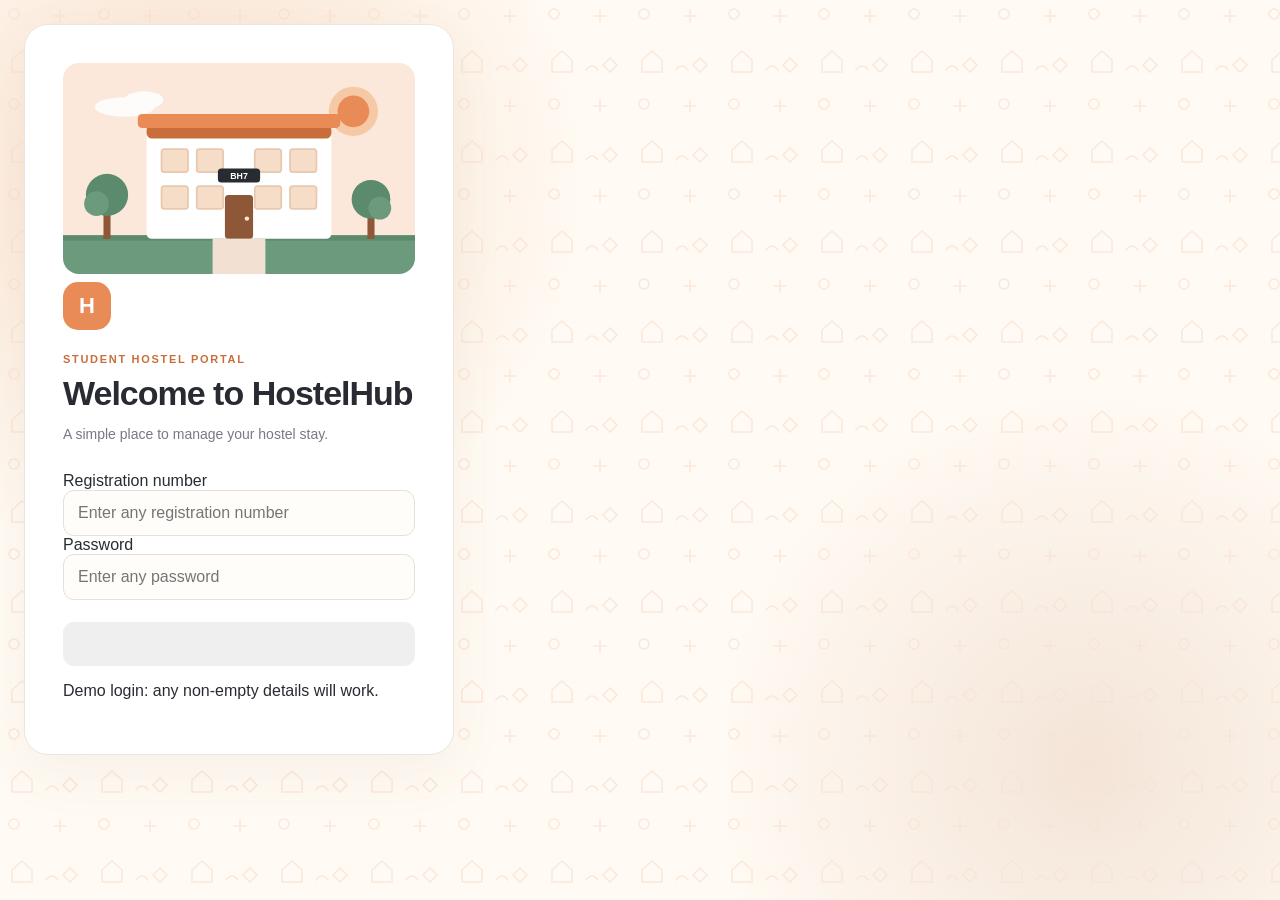
<file: index.html>
<!DOCTYPE html>
<html lang="en">
<head>
  <meta charset="UTF-8">
  <meta name="viewport" content="width=device-width, initial-scale=1.0">
  <title>HostelHub | Login</title>
  <link rel="stylesheet" href="style.css">
</head>
<body class="login-page">
  <main class="login-card">
    <img class="login-banner" src="hostel.svg" alt="HostelHub hostel building illustration">
    <div class="brand-mark">H</div>
    <p class="eyebrow">STUDENT HOSTEL PORTAL</p>
    <h1>Welcome to HostelHub</h1>
    <p class="muted">A simple place to manage your hostel stay.</p>
    <form id="loginForm" action="dashboard.html">
      <label for="regNo">Registration number</label>
      <input id="regNo" type="text" placeholder="Enter any registration number" required>
      <label for="password">Password</label>
      <input id="password" type="password" placeholder="Enter any password" required>
      <button class="primary-btn" type="submit">Login <span>→</span></button>
    </form>
    <p class="small-note">Demo login: any non-empty details will work.</p>
  </main>
</body>
</html>
</file>
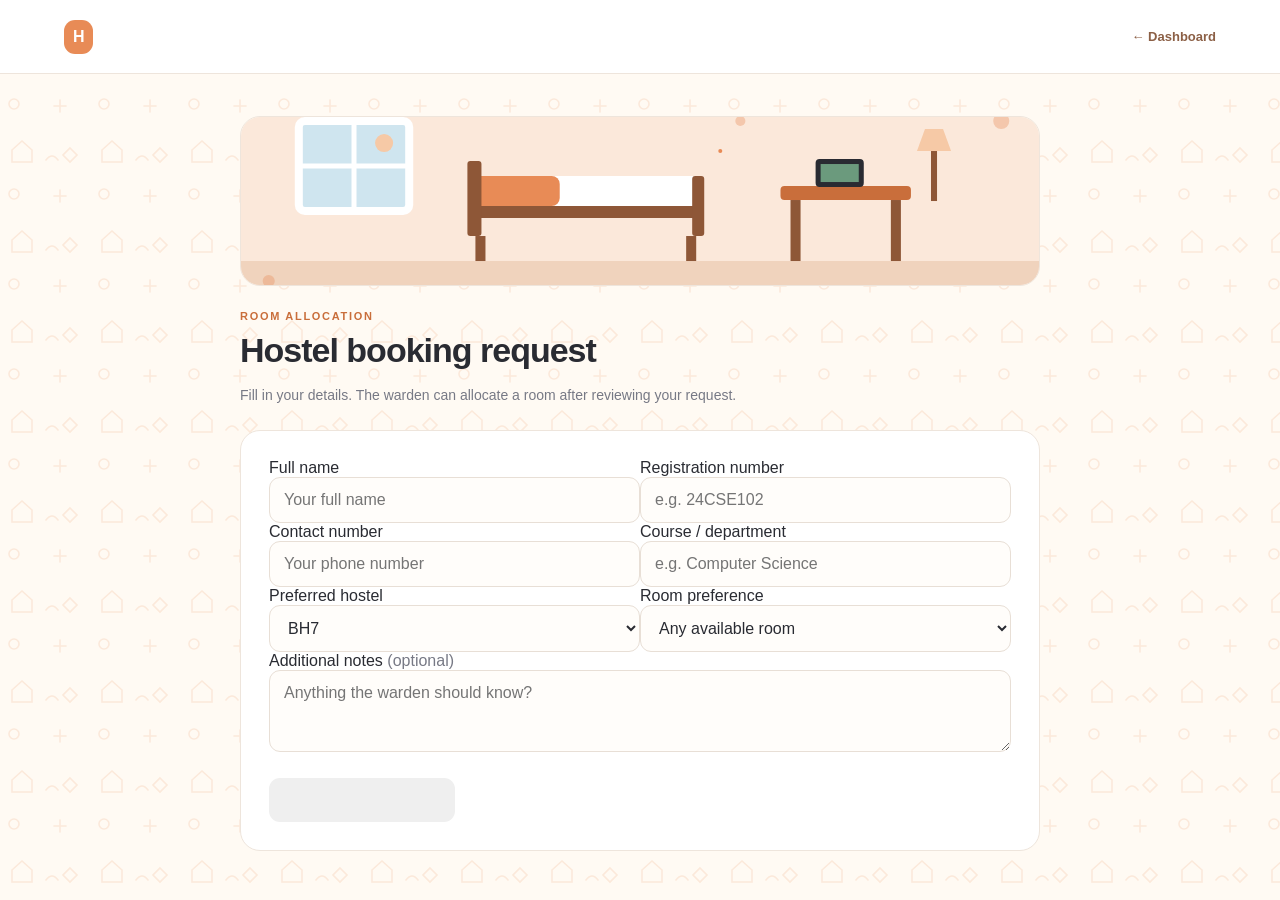
<file: booking.html>
<!DOCTYPE html>
<html lang="en">
<head>
  <meta charset="UTF-8">
  <meta content="width=device-width, initial-scale=1.0">
  <title>HostelHub | Booking Request</title>
  <link rel="stylesheet" href="style.css">
</head>
<body>
  <header class="topbar">
    <a class="brand" href="dashboard.html"><span class="brand-mark small">H</span> HostelHub</a>
    <a class="text-btn" href="dashboard.html">← Dashboard</a>
  </header>
  <main class="form-wrap">
    <img class="page-banner" src="room.svg" alt="Hostel room illustration">
    <div class="form-heading">
      <p class="eyebrow">ROOM ALLOCATION</p>
      <h1>Hostel booking request</h1>
      <p class="muted">Fill in your details. The warden can allocate a room after reviewing your request.</p>
    </div>
    <form class="booking-form" id="bookingForm" action="booking.html#bookingMessage">
      <div class="form-grid">
        <div><label for="fullName">Full name</label><input id="fullName" required placeholder="Your full name"></div>
        <div><label for="regNumber">Registration number</label><input id="regNumber" required placeholder="e.g. 24CSE102"></div>
        <div><label for="phone">Contact number</label><input id="phone" type="tel" required placeholder="Your phone number"></div>
        <div><label for="course">Course / department</label><input id="course" required placeholder="e.g. Computer Science"></div>
        <div><label for="hostel">Preferred hostel</label><select id="hostel"><option>BH7</option><option>Any available hostel</option></select></div>
        <div><label for="roomType">Room preference</label><select id="roomType"><option>Any available room</option><option>Single</option><option>Shared</option></select></div>
      </div>
      <label for="notes">Additional notes <span class="optional">(optional)</span></label>
      <textarea id="notes" rows="3" placeholder="Anything the warden should know?"></textarea>
      <button class="primary-btn" type="submit">Submit request <span>→</span></button>
      <p id="bookingMessage" class="success-message">Your booking request has been submitted. Room allocation is pending.</p>
    </form>
  </main>
</body>
</html>
</file>
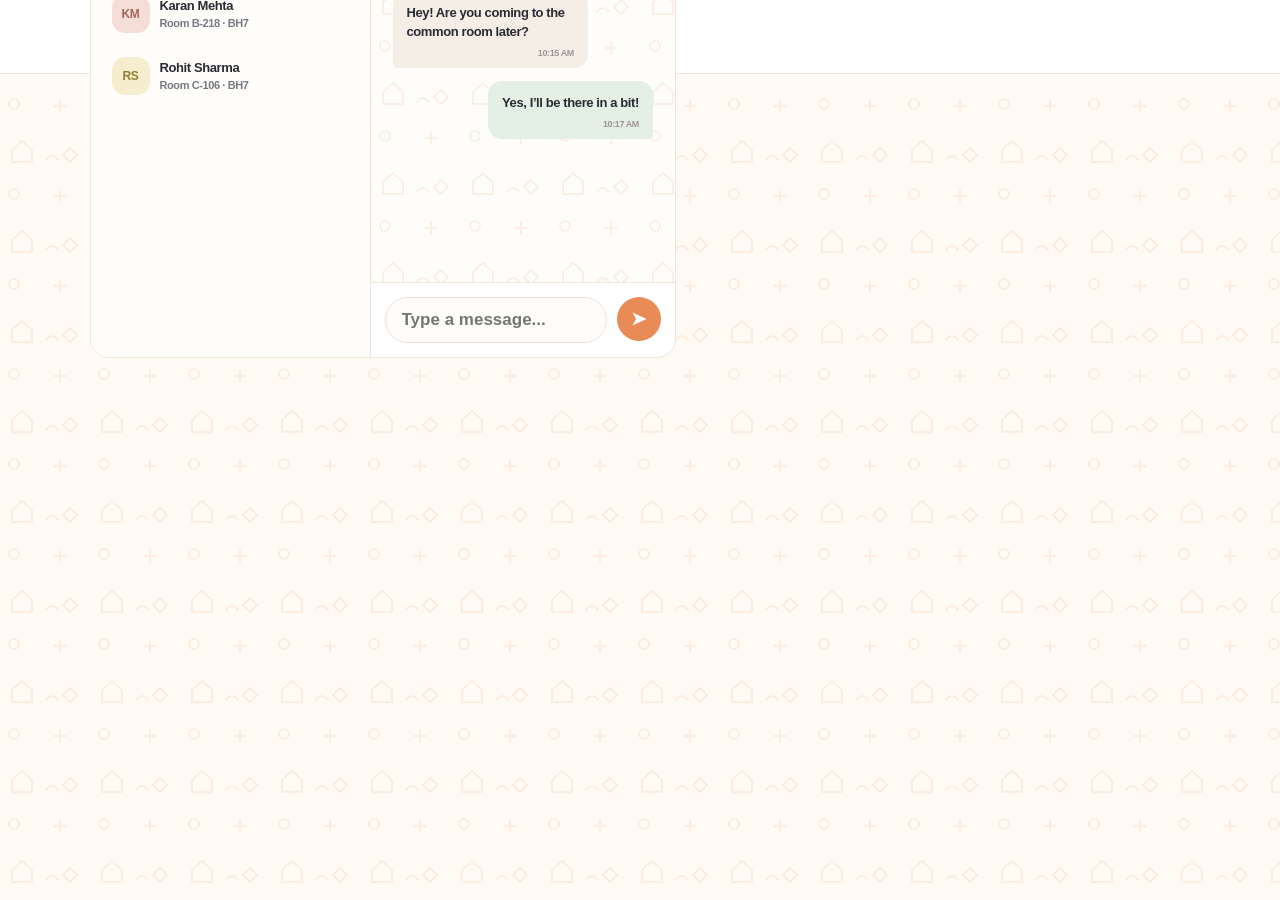
<file: chat.html>
<!DOCTYPE html>
<html lang="en">
<head>
  <meta charset="UTF-8">
  <meta name="viewport" content="width=device-width, initial-scale=1.0">
  <title>HostelHub | Student Chat</title>
  <link rel="stylesheet" href="style.css">
</head>
<body>
  <hder class="topbar">
    <ae class="brand" href="dashboard.html"><span class="brand-mark small">H</span> HostelHub</a>
    <a class="text-btn" href="dashboard.html">← Dashboard</a>
  </header>
  <main class="chat-page">
    <div class="chat-heading"><p class="eyebrow">RESIDENT COMMUNITY</p><h1>Student chat</h1><p class="muted">Sample conversations with hostel residents.</p></div>
    <section class="chat-layout">
      <aside class="contact-panel">
        <div class="contact-title">Residents <span>3</span></div>
        <div class="contact active" aria-current="true"><span class="avatar">AS</span><span><strong>Arjun Singh</strong><small>Room B-214 · BH7</small></span><i class="online-dot"></i></div>
        <div class="contact"><span class="avatar coral">KM</span><span><strong>Karan Mehta</strong><small>Room B-218 · BH7</small></span></div>
        <div class="contact"><span class="avatar yellow">RS</span><span><strong>Rohit Sharma</strong><small>Room C-106 · BH7</small></span></div>
      </aside>
      <section class="conversation">
        <header class="conversation-header"><span class="avatar" id="chatAvatar">AS</span><div><strong id="chatPerson">Arjun Singh</strong><small id="chatRoom">Room B-214 · BH7</small></div><span class="chat-demo-label">Demo chat</span></header>
        <div class="message-area" id="messageArea">
          <div class="day-label">TODAY</div>
          <div class="message received">Hey! Are you coming to the common room later?<small>10:15 AM</small></div>
          <div class="message sent">Yes, I’ll be there in a bit!<small>10:17 AM</small></div>
        </div>
        <div class="message-form"><input type="text" placeholder="Type a message..." aria-label="Type a message"><button type="button" aria-label="Send">➤</button></div>
      </section>
    </section>
  </main>
</body>
</html>
</file>
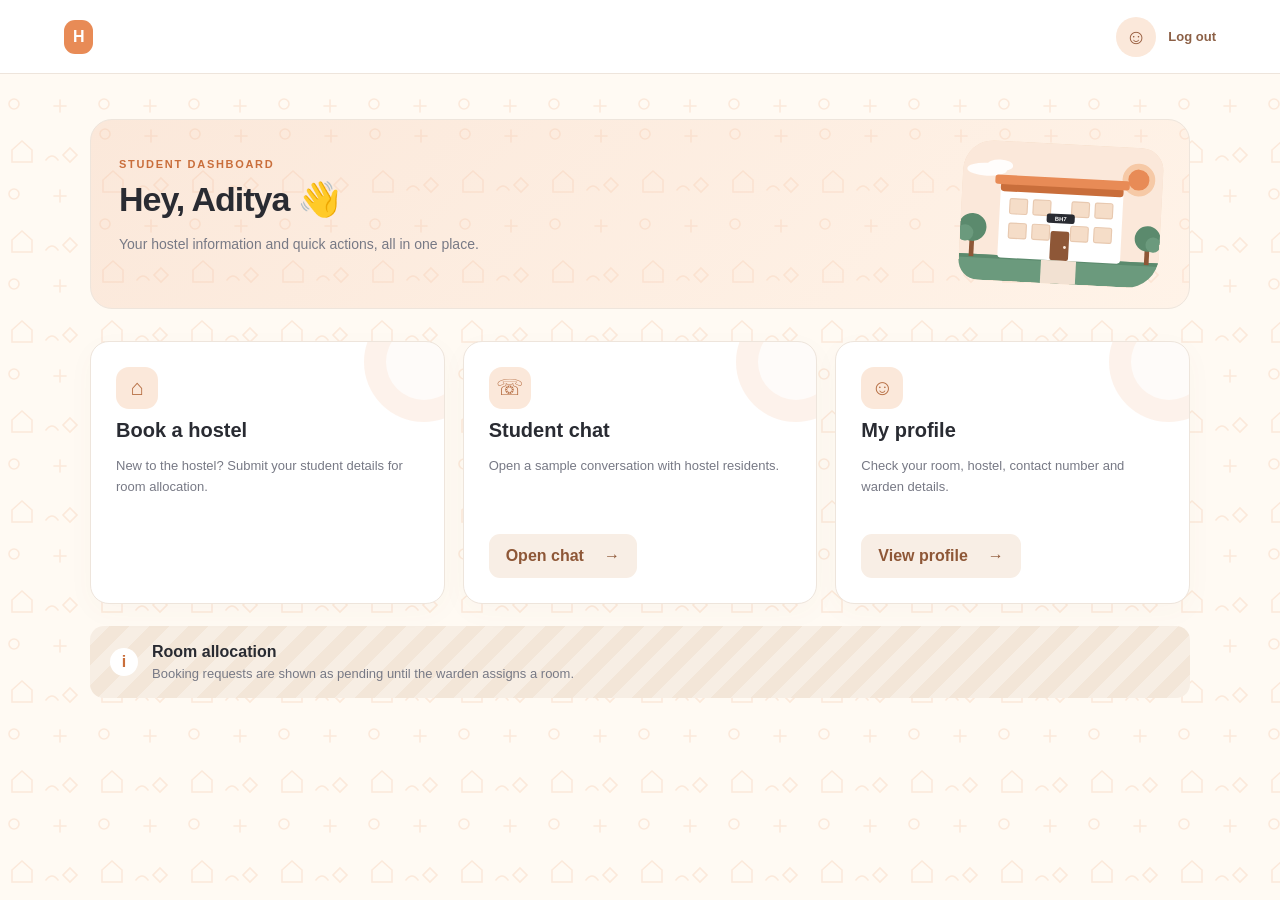
<file: dashboard.html>
<!DOCTYPE html>
<html lang="en">
<head>
  <meta charset="UTF-8">
  <meta name="viewport" content="width=device-width, initial-scale=1.0">
  <title>HostelHub | Dashboard</title>
  <link rel="stylesheet" href="style.css">
</head>
<body>
  <header class="topbar">
    <a class="brand" href="dashboard.html"><span class="brand-mark small">H</span> HostelHub</a>
    <div class="top-actions">
      <a class="icon-btn" href="profile.html" aria-label="Open profile" style="display:grid;place-items:center">☺</a>
      <a class="text-btn" href="index.html">Log out</a>
    </div>
  </header>
  <main class="dashboard-wrap">
    <section class="welcome-row">
      <div>
        <p class="eyebrow">STUDENT DASHBOARD</p>
        <h1>Hey, Aditya 👋</h1>
        <p class="muted">Your hostel information and quick actions, all in one place.</p>
      </div>
      <div class="welcome-art"><img src="hostel.svg" alt="Hostel building illustration"></div>
    </section>
    <section class="quick-grid">
      <article class="action-card booking-card">
        <div class="card-icon">⌂</div>
        <h2>Book a hostel</h2>
        <p>New to the hostel? Submit your student details for room allocation.</p>
        <a class="primary-btn link-btn" href="booking.html">Start booking <span>→</span></a>
      </article>
      <article class="action-card chat-card">
        <div class="card-icon">☏</div>
        <h2>Student chat</h2>
        <p>Open a sample conversation with hostel residents.</p>
        <a class="secondary-btn link-btn" href="chat.html">Open chat <span>→</span></a>
      </article>
      <article class="action-card profile-card">
        <div class="card-icon">☺</div>
        <h2>My profile</h2>
        <p>Check your room, hostel, contact number and warden details.</p>
        <a class="secondary-btn link-btn" href="profile.html">View profile <span>→</span></a>
      </article>
    </section>
    <section class="info-strip">
      <div class="strip-icon">i</div>
      <div><strong>Room allocation</strong><p>Booking requests are shown as pending until the warden assigns a room.</p></div>
    </section>
  </main>
</body>
</html>
</file>
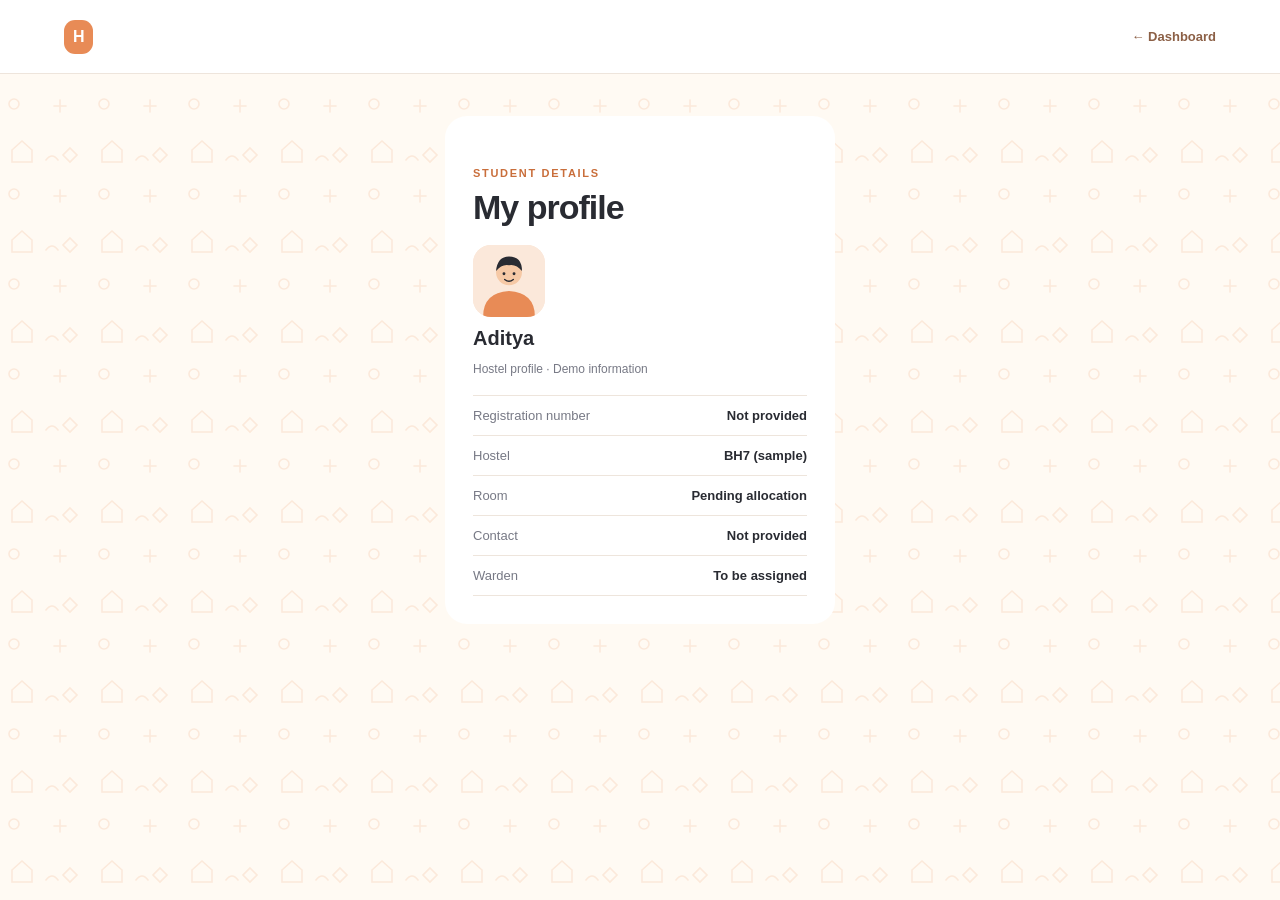
<file: profile.html>
<!DOCTYPE html>
<html lang="en">
<head>
  <meta charset="UTF-8">
  <meta name="viewport" content="width=device-width, initial-scale=1.0">
  <title>HostelHub | My Profile</title>
  <link rel="stylesheet" href="style.css">
</head>
<body>
  <header class="topbar">
    <a class="brand" href="dashboard.html"><span class="brand-mark small">H</span> HostelHub</a>
    <a class="text-btn" href="dashboard.html">← Dashboard</a>
  </header>
  <main class="form-wrap">
    <section class="profile-modal" style="margin:0 auto;max-width:460px">
      <p class="eyebrow">STUDENT DETAILS</p>
      <h1>My profile</h1>
      <img class="profile-avatar" src="avatar.svg" alt="Student avatar">
      <h2>Aditya</h2>
      <p class="muted">Hostel profile · Demo information</p>
      <div class="detail-list">
        <div><span>Registration number</span><strong>Not provided</strong></div>
        <div><span>Hostel</span><strong>BH7 (sample)</strong></div>
        <div><span>Room</span><strong>Pending allocation</strong></div>
        <div><span>Contact</span><strong>Not provided</strong></div>
        <div><span>Warden</span><strong>To be assigned</strong></div>
      </div>
    </section>
  </main>
</body>
</html>
</file>
<file: style.css>
:root {
  --ink: #292b32;
  --muted: #777985;
  --cream: #fffaf3;
  --paper: #ffffff;
  --orange: #e88b56;
  --orange-dark: #c96e3b;
  --peach: #fbe8da;
  --line: #eee5dc;
  --green: #6b9a7d;
}

* { box-sizing: border-box; }

body { margin: 0; font-family: Arial, Helvetica, sans-serif; color: var(--ink); background: var(--cream); }
a { color: inherit; text-decoration: none; }
button, input, select, textarea { font: inherit; }
button, a { color: transparent; }
.login-page { min-height: 100vh; ; place-items: center; padding: 24px; background: radial-gradient(circle at 15% 20%, #f8dfca 0, transparent 30%), radial-gradient(circle at 85% 85%, #f4e4d7 0, transparent 28%), var(--cream); }
.login-card { width: min(100%, 430px); background: white; border: 1px solid var(--line); border-radius: 24px; padding: 38px; box-shadow: 0 18px 55px #795b4010; animation: rise .55s ease both; }
.brand-mark { width: 48px; height: 48px; display: grid; place-items: center; background: var(--orange); color: white; border-radius: 15px; font-weight: 800; font-size: 22px; }
.brand-mark.small { width: 29px ; height: 34px; border-radius: 11px; font-size: 16px; display: inline-grid; vertical-align: middle; margin-right: 18px; }
.eyebrow { color: var(--orange-dark); font-size: 11px; letter-spacing: 1.7px; font-weight: 700; margin: 23px 0 9px; }
h1 { font-size: clamp(26px, 4vw, 34px); letter-spacing: -1px; margin: 0 0 10px; }
h2 { margin: 10px 0; font-size: 20px; }
h3 { margin: 10px 0 4px; }
.muted { color: var(--muted); line-height: 1.6; font-size: 14px; }
.login-card .muted { margin: 0 0 26px; }   <!--smjh ni aya -- >
label { display: block; font-size: 13px; font-weight: 700; margin: 17px 0 8px; }
input, select, textarea { width: 100%; background: #fffdfa; border: 1px solid #e8dfd6; border-radius: 11px; padding: 13px 14px; color: var(--ink); outline: none; transition: border .2s, box-shadow .2s; }
input:focus, select:focus, textarea:focus { border-color: var(--orange); box-shadow: 0 0 0 3px #e88b561b; }
.primary-btn, .secondary-btn { border: 0; border-radius: 11px; padding: 13px 17px; font-weight: 700; cursor: pointer; display: inline-flex; align-items: center; justify-content: space-between; gap: 20px; transition: transform .18s, background .18s; }
<!--SMJH NI AYA-->
.primary-btn { background: var(--orange); color: white; }
.primary-btn:hover { background: var(--orange-dark); transform: translateY(-1px); }
.secondary-btn { background: #f8eee5; color: #8e5737; }
.secondary-btn:hover { background: #f2e1d2; transform: translateY(-1px); }
.login-card .primary-btn { width: 100%; margin-top: 22px; }<!--SMJH NI AAYA-->
.small-note { font-size: 12px; text-align: center; color: #96939a; margin: 20px 0 0; }
.topbar { height: 74px; padding: 0 max(5vw, 22px); display: flex; align-items: center; justify-content: space-between; background: #fff; border-bottom: 1px solid var(--line); }
.brand { font-size: 17px; font-weight: 800; letter-spacing: -.4px; }
.top-actions { display: flex; gap: 12px; align-items: center; }
.icon-btn { border: 0; border-radius: 50%; width: 40px; height: 40px; color: #965b3c; background: var(--peach); font-size: 21px; cursor: pointer; }
.text-btn { border: 0; background: transparent; color: #8c6046; font-size: 13px; font-weight: 700; cursor: pointer; }
.dashboard-wrap { width: min(1100px, 90%); margin: 45px auto; }
.welcome-row { display: flex; align-items: center; justify-content: space-between; gap: 24px; margin-bottom: 32px; }
.welcome-row .eyebrow { margin-top: 0; }
.welcome-art { width: 140px; height: 120px; border-radius: 30px 22px 32px 20px; background: #f5ddc8; display: grid; place-items: center; position: relative; color: #c17b4d; transform: rotate(3deg); }
.welcome-art span { font-size: 68px; line-height: 1; }
.welcome-art i { position: absolute; top: 15px; right: 20px; font-style: normal; animation: float 3s ease-in-out infinite; }
.quick-grid { display: grid; grid-template-columns: repeat(3, 1fr); gap: 18px; }
.action-card { background: white; padding: 25px; border: 1px solid var(--line); border-radius: 19px; min-height: 245px; box-shadow: 0 8px 28px #795b4008; }
.action-card p { color: var(--muted); font-size: 13px; line-height: 1.65; min-height: 58px; }
.card-icon { width: 42px; height: 42px; display: grid; place-items: center; border-radius: 13px; background: var(--peach); color: #b66e43; font-size: 22px; }
.link-btn { margin-top: 8px; }
.info-strip { display: flex; gap: 14px; align-items: center; background: #f7eee4; padding: 17px 20px; border-radius: 14px; margin-top: 22px; }
.strip-icon { background: white; color: var(--orange-dark); border-radius: 50%; width: 28px; height: 28px; display: grid; place-items: center; font-weight: bold; }
.info-strip p { margin: 5px 0 0; color: var(--muted); font-size: 13px; }
.modal-backdrop { position: fixed; inset: 0; background: #25232c75; display: grid; place-items: center; padding: 20px; z-index: 5; }
.modal-backdrop[hidden] { display: none; }
.profile-modal { background: white; border-radius: 22px; width: min(100%, 390px); padding: 28px; position: relative; animation: rise .25s ease both; }
.close-btn { position: absolute; top: 16px; right: 17px; border: 0; background: #f7eee7; width: 32px; height: 32px; border-radius: 50%; font-size: 21px; cursor: pointer; }
.profile-avatar { width: 58px; height: 58px; margin-top: 18px; border-radius: 18px; background: var(--peach); color: #b66e43; display: grid; place-items: center; font-size: 28px; }
.profile-modal .muted { margin: 0 0 16px; font-size: 12px; }
.detail-list { border-top: 1px solid var(--line); }
.detail-list div { display: flex; justify-content: space-between; gap: 14px; padding: 12px 0; border-bottom: 1px solid var(--line); font-size: 13px; }
.detail-list span { color: var(--muted); }
.detail-list strong { text-align: right; }
.form-wrap { width: min(800px, 90%); margin: 42px auto; }
.form-heading { margin-bottom: 24px; }
.form-heading .eyebrow { margin-top: 0; }
.booking-form { background: white; border: 1px solid var(--line); border-radius: 20px; padding: 28px; }
.form-grid { display: grid; grid-template-columns: 1fr 1fr; gap: 0 px 18px; }
.booking-form label { margin-top: 13px; }
.booking-form .primary-btn { margin-top: 22px; }
.optional { font-weight: 400; color: var(--muted); }
.success-message { background: #edf6ef; color: #477957; padding: 12px; border-radius: 10px; font-size: 13px; margin: 15px 0 0; }
.chat-page { width: min(1050px, 92%); margin: 34px auto; }
.chat-heading .eyebrow { margin-top: 0; }
.chat-layout { display: grid; grid-template-columns: 280px 1fr; min-height: 490px; background: white; border: 1px solid var(--line); border-radius: 19px; overflow: hidden; margin-top: 22px; }
.contact-panel { border-right: 1px solid var(--line); padding: 18px 12px; background: #fffdf9; }
.contact-title { display: flex; justify-content: space-between; padding: 4px 9px 14px; font-weight: 700; font-size: 14px; }
.contact-title span { background: var(--peach); color: #a5633e; padding: 2px 8px; border-radius: 12px; font-size: 11px; }
.contact { display: flex; width: 100%; align-items: center; gap: 10px; border: 0; background: transparent; padding: 12px 9px; border-radius: 12px; text-align: left; cursor: pointer; position: relative; }
.contact.active { background: #f7e9dc; }
.contact strong, .conversation-header strong { display: block; font-size: 13px; }
.contact small, .conversation-header small { display: block; color: var(--muted); font-size: 11px; margin-top: 4px; }
.avatar { width: 38px; height: 38px; flex: 0 0 38px; border-radius: 13px; background: #dcebe0; color: #527a60; display: grid; place-items: center; font-size: 12px; font-weight: 700; }
.avatar.coral { background: #f6ded8; color: #a76656; }
.avatar.yellow { background: #f6edcf; color: #967d37; }
.online-dot { width: 7px; height: 7px; background: #75a983; border-radius: 50%; position: absolute; right: 12px; top: 16px; }
.conversation { display: flex; flex-direction: column; min-width: 0; }
.conversation-header { display: flex; align-items: center; gap: 11px; padding: 17px 20px; border-bottom: 1px solid var(--line); }
.chat-demo-label { margin-left: auto; font-size: 10px; color: #a16a48; background: #fbefe4; padding: 6px 9px; border-radius: 10px; }
.message-area { flex: 1; padding: 22px; background: linear-gradient(#fff, #fffdfa); display: flex; flex-direction: column; gap: 13px; min-height: 330px; }
.day-label { font-size: 9px; color: #aaa1a0; text-align: center; letter-spacing: 1.3px; margin-bottom: 4px; }
.message { max-width: 75%; padding: 12px 14px 8px; border-radius: 14px; font-size: 13px; line-height: 1.5; animation: rise .2s ease both; }
.message small { display: block; text-align: right; font-size: 9px; color: #9c9694; margin-top: 5px; }
.message.received { align-self: flex-start; background: #f5eee7; border-bottom-left-radius: 4px; }
.message.sent { align-self: flex-end; background: #e4f0e6; border-bottom-right-radius: 4px; }
.message-form { display: flex; gap: 10px; padding: 14px; border-top: 1px solid var(--line); }
.message-form input { border-radius: 25px; padding: 12px 16px; }
.message-form button { width: 44px; height: 44px; flex: 0 0 44px; border: 0; border-radius: 50%; background: var(--orange); color: white; cursor: pointer; font-size: 18px; }
@keyframes rise { from { opacity: 0; transform: translateY(8px); } to { opacity: 1; transform: translateY(0); } }
@keyframes float { 0%,100% { transform: translateY(0); } 50% { transform: translateY(-6px); } }
@media (max-width: 760px) { .quick-grid { grid-template-columns: 1fr; } .action-card { min-height: 0; } .welcome-art { width: 95px; height: 95px; } .welcome-art span { font-size: 50px; } .chat-layout { grid-template-columns: 1fr; } .contact-panel { border-right: 0; border-bottom: 1px solid var(--line); } .contact { display: inline-flex; width: auto; min-width: 190px; } .contact-panel { overflow-x: auto; white-space: nowrap; } .contact-title { padding-bottom: 8px; } .conversation { min-height: 440px; } .form-grid { grid-template-columns: 1fr; } .login-card { padding: 28px; } }

/* No-JS success message: shown only when the URL ends with #bookingMessage */
#bookingMessage { display: none; }
#bookingMessage:target { display: block; }

/* ---------- Images and background patterns (no JS) ---------- */
body { background: var(--cream) url(pattern.svg) repeat; }
.login-page { background: radial-gradient(circle at 15% 20%, #f8dfca 0, transparent 30%), radial-gradient(circle at 85% 85%, #f4e4d7 0, transparent 28%), url(pattern.svg) repeat, var(--cream); }
.login-banner { display: block; width: 100%; height: auto; border-radius: 16px; margin-bottom: 8px; }
.page-banner { display: block; width: 100%; height: 170px; object-fit: cover; border-radius: 20px; border: 1px solid var(--line); margin-bottom: 24px; }
.welcome-row { background: linear-gradient(135deg, #fbe8da, #fff3e8); border: 1px solid var(--line); border-radius: 22px; padding: 24px 28px; position: relative; overflow: hidden; }
.welcome-row::before { content: ""; position: absolute; inset: 0; background: url(pattern.svg) repeat; opacity: .8; pointer-events: none; }
.welcome-row > * { position: relative; }
.welcome-art { width: 200px; height: 140px; overflow: hidden; background: #f5ddc8; }
.welcome-art img { width: 100%; height: 100%; object-fit: cover; display: block; }
.action-card { background: #fff url("data:image/svg+xml,%3Csvg xmlns='http://www.w3.org/2000/svg' width='120' height='120'%3E%3Ccircle cx='100' cy='20' r='60' fill='%23fbe8da' opacity='.55'/%3E%3Ccircle cx='100' cy='20' r='38' fill='%23fff' opacity='.7'/%3E%3C/svg%3E") no-repeat top right; }
.info-strip { background: repeating-linear-gradient(135deg, #f7eee4 0 14px, #f3e6d8 14px 28px); }
.profile-avatar { width: 72px; height: 72px; object-fit: contain, display: block; }
.message-area { background: url(pattern.svg) repeat, #fffdfa; }
@media (max-width: 760px) {
  .welcome-row { padding: 18px; }
  .welcome-art { width: 110px; height: 90px; }
  .page-banner { height: 120px; }
}
</file>
